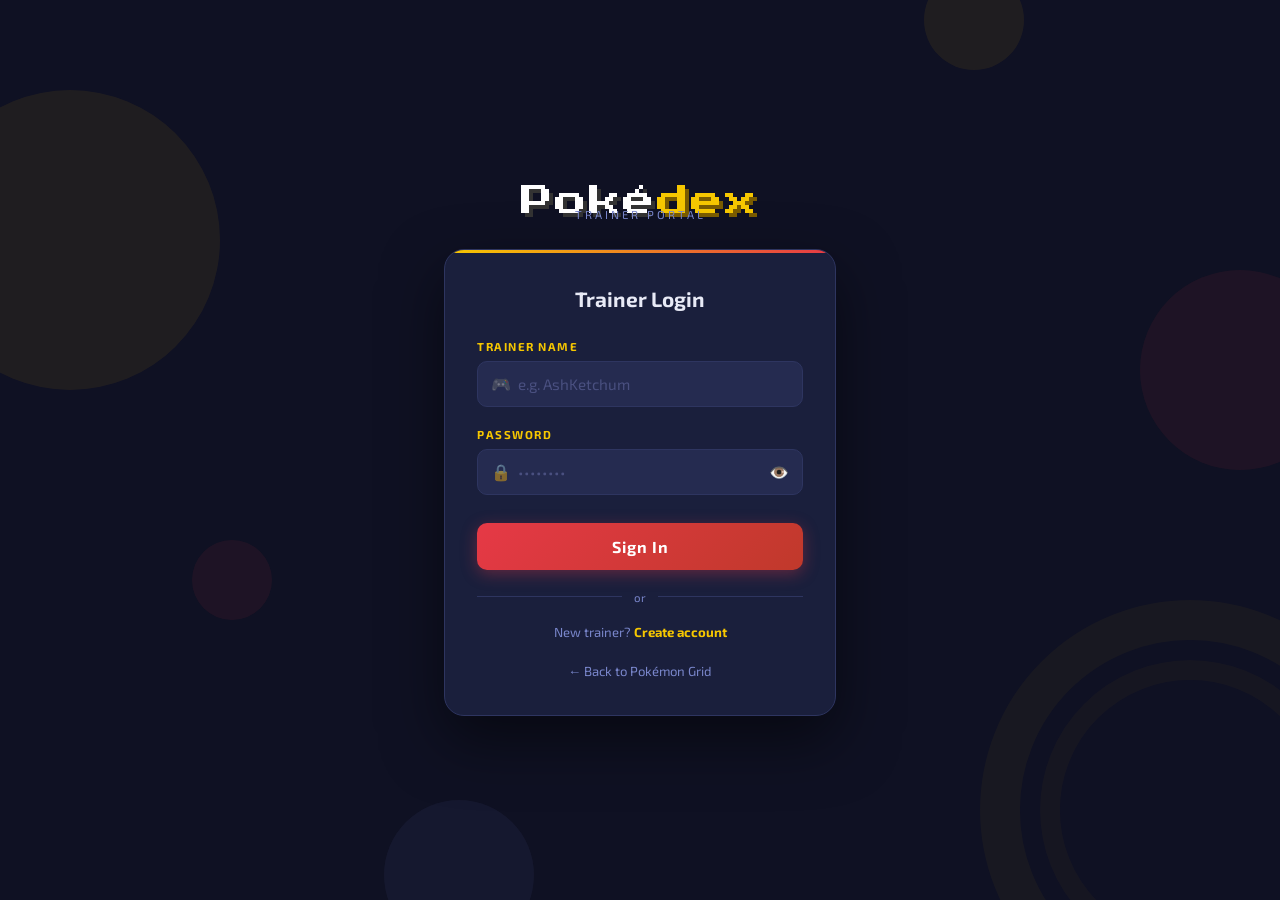
<file: PokedexAPI_New/PokedexAPI_New/wwwroot/login.html>
<!DOCTYPE html>
<html lang="en">
<head>
  <meta charset="UTF-8"/>
  <meta name="viewport" content="width=device-width, initial-scale=1.0"/>
  <title>Pokédex - Trainer Login</title>
  <link href="https://fonts.googleapis.com/css2?family=Press+Start+2P&family=Exo+2:wght@400;600;700&display=swap" rel="stylesheet"/>
  <style>
    *, *::before, *::after { box-sizing: border-box; margin: 0; padding: 0; }

    :root {
      --bg: #0f1123;
      --card-bg: #1a1f3c;
      --border: #2e3560;
      --yellow: #f6c700;
      --red: #e63946;
      --text: #e8eaf6;
      --muted: #7986cb;
      --green: #27ae60;
    }

    body {
      background: var(--bg);
      font-family: 'Exo 2', sans-serif;
      color: var(--text);
      min-height: 100vh;
      display: flex;
      align-items: center;
      justify-content: center;
      overflow: hidden;
      position: relative;
    }

    /* ── ANIMATED BACKGROUND PARTICLES ── */
    .bg-balls {
      position: fixed; inset: 0; pointer-events: none; z-index: 0;
    }
    .ball {
      position: absolute;
      border-radius: 50%;
      opacity: 0.07;
      animation: floatBall linear infinite;
    }
    .ball:nth-child(1)  { width:300px;height:300px;background:var(--yellow);left:-80px;top:10%;animation-duration:18s; }
    .ball:nth-child(2)  { width:200px;height:200px;background:var(--red);right:-60px;top:30%;animation-duration:14s;animation-delay:-4s; }
    .ball:nth-child(3)  { width:150px;height:150px;background:#7986cb;left:30%;bottom:-50px;animation-duration:20s;animation-delay:-8s; }
    .ball:nth-child(4)  { width:100px;height:100px;background:var(--yellow);right:20%;top:-30px;animation-duration:12s;animation-delay:-2s; }
    .ball:nth-child(5)  { width:80px;height:80px;background:var(--red);left:15%;top:60%;animation-duration:16s;animation-delay:-6s; }

    @keyframes floatBall {
      0%   { transform: translateY(0) scale(1); }
      50%  { transform: translateY(-40px) scale(1.05); }
      100% { transform: translateY(0) scale(1); }
    }

    /* ── POKEBALL DECO ── */
    .pokeball-deco {
      position: fixed;
      width: 420px; height: 420px;
      border-radius: 50%;
      border: 40px solid rgba(246,199,0,0.04);
      right: -120px; bottom: -120px;
      pointer-events: none; z-index: 0;
      animation: spinSlow 30s linear infinite;
    }
    .pokeball-deco::after {
      content: '';
      position: absolute; inset: 20px;
      border-radius: 50%;
      border: 20px solid rgba(246,199,0,0.03);
    }
    @keyframes spinSlow { to { transform: rotate(360deg); } }

    /* ── WRAPPER ── */
    .wrapper {
      position: relative; z-index: 1;
      display: flex; flex-direction: column;
      align-items: center; gap: 28px;
      width: 100%; max-width: 440px;
      padding: 24px;
      animation: fadeUp 0.5s ease both;
    }
    @keyframes fadeUp {
      from { opacity: 0; transform: translateY(24px); }
      to   { opacity: 1; transform: translateY(0); }
    }

    /* ── LOGO ── */
    .logo {
      font-family: 'Press Start 2P', monospace;
      font-size: 2rem;
      letter-spacing: 2px;
      text-align: center;
    }
    .logo .poke { color: #fff; text-shadow: 4px 4px 0 #333; }
    .logo .dex  { color: var(--yellow); text-shadow: 4px 4px 0 #7a5c00; }

    .logo-sub {
      font-size: 0.72rem;
      color: var(--muted);
      text-align: center;
      letter-spacing: 3px;
      text-transform: uppercase;
      margin-top: -10px;
    }

    /* ── CARD ── */
    .card {
      background: var(--card-bg);
      border: 1.5px solid var(--border);
      border-radius: 20px;
      padding: 36px 32px;
      width: 100%;
      box-shadow: 0 24px 60px rgba(0,0,0,0.5);
      position: relative;
      overflow: hidden;
    }

    /* top accent line */
    .card::before {
      content: '';
      position: absolute; top: 0; left: 0; right: 0;
      height: 3px;
      background: linear-gradient(90deg, var(--yellow), var(--red), var(--yellow));
      background-size: 200% 100%;
      animation: shimmer 3s linear infinite;
    }
    @keyframes shimmer {
      0%   { background-position: 200% 0; }
      100% { background-position: -200% 0; }
    }

    .card-title {
      font-size: 1.3rem;
      font-weight: 700;
      text-align: center;
      margin-bottom: 28px;
      color: var(--text);
    }

    /* ── FORM ── */
    .input-group {
      margin-bottom: 20px;
    }
    .input-group label {
      display: block;
      font-size: 0.72rem;
      font-weight: 700;
      color: var(--yellow);
      text-transform: uppercase;
      letter-spacing: 1.5px;
      margin-bottom: 8px;
    }

    .input-wrap {
      position: relative;
    }
    .input-wrap .icon {
      position: absolute; left: 14px; top: 50%;
      transform: translateY(-50%);
      font-size: 1rem; pointer-events: none;
      opacity: 0.5;
    }
    .input-wrap input {
      width: 100%;
      background: #252b50;
      border: 1.5px solid var(--border);
      border-radius: 10px;
      padding: 13px 14px 13px 40px;
      color: var(--text);
      font-family: 'Exo 2', sans-serif;
      font-size: 0.95rem;
      outline: none;
      transition: border-color 0.2s, box-shadow 0.2s;
    }
    .input-wrap input:focus {
      border-color: var(--yellow);
      box-shadow: 0 0 0 3px rgba(246,199,0,0.1);
    }
    .input-wrap input::placeholder { color: #4a5080; }

    /* password toggle */
    .toggle-pw {
      position: absolute; right: 14px; top: 50%;
      transform: translateY(-50%);
      background: none; border: none;
      color: var(--muted); cursor: pointer;
      font-size: 1rem; transition: color 0.2s;
    }
    .toggle-pw:hover { color: var(--yellow); }

    /* ── SIGN IN BTN ── */
    .btn-login {
      width: 100%;
      background: linear-gradient(135deg, var(--red), #c0392b);
      color: #fff;
      border: none;
      border-radius: 10px;
      padding: 14px;
      font-family: 'Exo 2', sans-serif;
      font-weight: 700;
      font-size: 1rem;
      letter-spacing: 1px;
      cursor: pointer;
      margin-top: 8px;
      transition: transform 0.15s, box-shadow 0.2s, filter 0.2s;
      box-shadow: 0 4px 16px rgba(230,57,70,0.35);
      position: relative;
      overflow: hidden;
    }
    .btn-login::after {
      content: '';
      position: absolute; inset: 0;
      background: rgba(255,255,255,0);
      transition: background 0.2s;
    }
    .btn-login:hover {
      transform: translateY(-2px);
      box-shadow: 0 8px 24px rgba(230,57,70,0.45);
      filter: brightness(1.1);
    }
    .btn-login:active { transform: translateY(0); }
    .btn-login.loading { pointer-events: none; opacity: 0.7; }

    /* spinner inside button */
    .btn-login .spinner {
      display: none;
      width: 16px; height: 16px;
      border: 2px solid rgba(255,255,255,0.3);
      border-top-color: #fff;
      border-radius: 50%;
      animation: spin 0.6s linear infinite;
      margin: 0 auto;
    }
    .btn-login.loading .btn-text { display: none; }
    .btn-login.loading .spinner  { display: block; }
    @keyframes spin { to { transform: rotate(360deg); } }

    /* ── FOOTER ── */
    .card-footer {
      text-align: center;
      margin-top: 20px;
    }
    .card-footer a {
      color: var(--muted);
      font-size: 0.82rem;
      text-decoration: none;
      transition: color 0.2s;
    }
    .card-footer a:hover { color: var(--yellow); }

    /* ── DIVIDER ── */
    .divider {
      display: flex; align-items: center; gap: 12px;
      margin: 20px 0;
    }
    .divider span { flex: 1; height: 1px; background: var(--border); }
    .divider p { font-size: 0.72rem; color: var(--muted); white-space: nowrap; }

    /* ── REGISTER LINK ── */
    .reg-prompt {
      text-align: center;
      font-size: 0.82rem;
      color: var(--muted);
    }
    .reg-prompt a {
      color: var(--yellow);
      font-weight: 700;
      text-decoration: none;
      transition: opacity 0.2s;
    }
    .reg-prompt a:hover { opacity: 0.8; }

    /* ── TOAST ── */
    .toast {
      position: fixed; bottom: 32px; left: 50%;
      transform: translateX(-50%) translateY(80px);
      background: #1a1f3c;
      border: 1.5px solid var(--border);
      border-radius: 10px; padding: 13px 24px;
      font-family: 'Exo 2', sans-serif;
      font-size: 0.9rem; font-weight: 600;
      color: var(--text); z-index: 999;
      display: flex; align-items: center; gap: 10px;
      box-shadow: 0 8px 32px rgba(0,0,0,0.5);
      transition: transform 0.35s cubic-bezier(0.34,1.56,0.64,1), opacity 0.35s;
      opacity: 0; pointer-events: none;
    }
    .toast.show { transform: translateX(-50%) translateY(0); opacity: 1; }
    .toast.success { border-color: var(--green); }
    .toast.error   { border-color: var(--red); }
    .toast.info    { border-color: var(--yellow); }
    .toast-icon { font-size: 1.1rem; }

    /* ── INLINE ERROR ── */
    .field-error {
      font-size: 0.75rem;
      color: var(--red);
      margin-top: 5px;
      display: none;
    }
    .field-error.show { display: block; }
    .input-wrap input.invalid { border-color: var(--red); }
  </style>
</head>
<body>

<!-- BACKGROUND -->
<div class="bg-balls">
  <div class="ball"></div><div class="ball"></div><div class="ball"></div>
  <div class="ball"></div><div class="ball"></div>
</div>
<div class="pokeball-deco"></div>

<!-- MAIN WRAPPER -->
<div class="wrapper">

  <!-- LOGO -->
  <div>
    <div class="logo">
      <span class="poke">Poké</span><span class="dex">dex</span>
    </div>
    <div class="logo-sub">Trainer Portal</div>
  </div>

  <!-- CARD -->
  <div class="card">
    <h2 class="card-title">Trainer Login</h2>

    <div class="input-group">
      <label for="username">Trainer Name</label>
      <div class="input-wrap">
        <span class="icon">🎮</span>
        <input type="text" id="username" placeholder="e.g. AshKetchum" autocomplete="username"/>
      </div>
      <div class="field-error" id="usernameErr">Please enter your trainer name.</div>
    </div>

    <div class="input-group">
      <label for="password">Password</label>
      <div class="input-wrap">
        <span class="icon">🔒</span>
        <input type="password" id="password" placeholder="••••••••" autocomplete="current-password"/>
        <button class="toggle-pw" type="button" id="togglePw" title="Show/hide password">👁️</button>
      </div>
      <div class="field-error" id="passwordErr">Please enter your password.</div>
    </div>

    <button class="btn-login" id="loginBtn" type="button">
      <span class="btn-text">Sign In</span>
      <div class="spinner"></div>
    </button>

    <div class="divider"><span></span><p>or</p><span></span></div>
    <div class="reg-prompt">New trainer? <a href="register.html">Create account</a></div>

    <div class="card-footer">
      <a href="index.html">← Back to Pokémon Grid</a>
    </div>
  </div>

</div>

<!-- TOAST -->
<div class="toast" id="toast">
  <span class="toast-icon" id="toastIcon"></span>
  <span id="toastMsg"></span>
</div>

<script>
  // ── TOAST ──
  let toastTimer;
  function showToast(msg, type = 'info') {
    const toast = document.getElementById('toast');
    const icons = { success: '✅', error: '❌', info: 'ℹ️' };
    document.getElementById('toastMsg').textContent = msg;
    document.getElementById('toastIcon').textContent = icons[type] || 'ℹ️';
    toast.className = `toast ${type}`;
    clearTimeout(toastTimer);
    void toast.offsetWidth;
    toast.classList.add('show');
    toastTimer = setTimeout(() => toast.classList.remove('show'), 3000);
  }

  // ── PASSWORD TOGGLE ──
  document.getElementById('togglePw').addEventListener('click', () => {
    const pw = document.getElementById('password');
    const btn = document.getElementById('togglePw');
    if (pw.type === 'password') {
      pw.type = 'text';
      btn.textContent = '🙈';
    } else {
      pw.type = 'password';
      btn.textContent = '👁️';
    }
  });

  // ── VALIDATION ──
  function validate() {
    const username = document.getElementById('username');
    const password = document.getElementById('password');
    const uErr = document.getElementById('usernameErr');
    const pErr = document.getElementById('passwordErr');
    let valid = true;

    if (!username.value.trim()) {
      username.classList.add('invalid');
      uErr.classList.add('show');
      valid = false;
    } else {
      username.classList.remove('invalid');
      uErr.classList.remove('show');
    }

    if (!password.value.trim()) {
      password.classList.add('invalid');
      pErr.classList.add('show');
      valid = false;
    } else {
      password.classList.remove('invalid');
      pErr.classList.remove('show');
    }

    return valid;
  }

  // Clear errors on input
  ['username','password'].forEach(id => {
    document.getElementById(id).addEventListener('input', () => {
      document.getElementById(id).classList.remove('invalid');
      document.getElementById(id + 'Err')?.classList.remove('show');
    });
  });

  // ── LOGIN ──
  document.getElementById('loginBtn').addEventListener('click', async () => {
    if (!validate()) return;

    const btn = document.getElementById('loginBtn');
    btn.classList.add('loading');

    const username = document.getElementById('username').value.trim();
    const password = document.getElementById('password').value.trim();

    try {
      const res = await fetch('/api/auth/login', {
        method: 'POST',
        headers: { 'Content-Type': 'application/json' },
        body: JSON.stringify({ username, password })
      });

      if (res.ok) {
        showToast('Welcome back, ' + username + '! 🎉', 'success');
        setTimeout(() => { window.location.href = 'index.html'; }, 1200);
      } else {
        const msg = await res.text();
        showToast(msg || 'Invalid trainer name or password.', 'error');
        btn.classList.remove('loading');
      }
    } catch {
      // If no auth backend yet, just redirect
      showToast('Welcome, ' + username + '!', 'success');
      setTimeout(() => { window.location.href = 'index.html'; }, 1200);
    }
  });

  // Enter key submits
  document.addEventListener('keydown', e => {
    if (e.key === 'Enter') document.getElementById('loginBtn').click();
  });
</script>
</body>
</html>
</file>
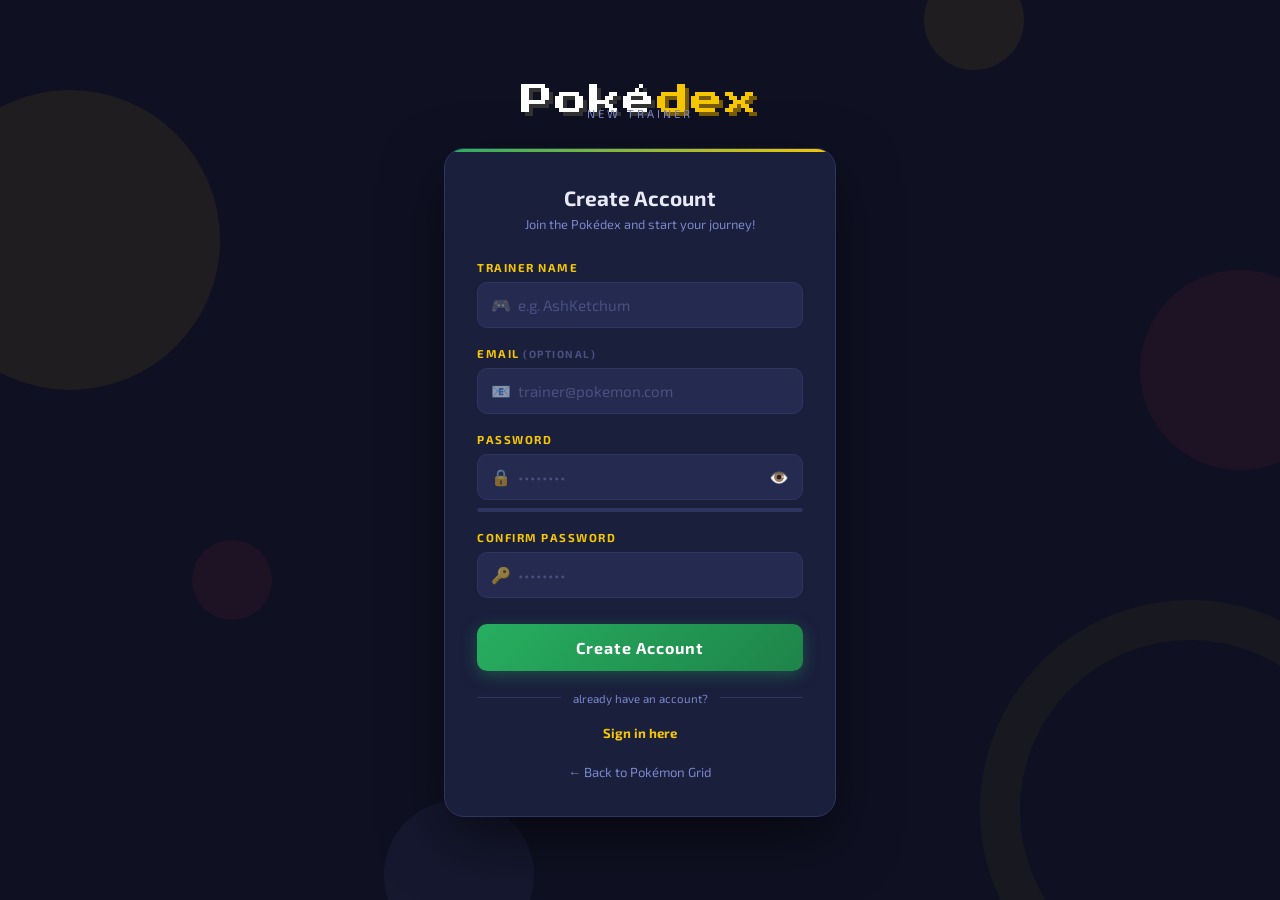
<file: PokedexAPI_New/PokedexAPI_New/wwwroot/Register.html>
<!DOCTYPE html>
<html lang="en">
<head>
  <meta charset="UTF-8"/>
  <meta name="viewport" content="width=device-width, initial-scale=1.0"/>
  <title>Pokédex - Create Account</title>
  <link href="https://fonts.googleapis.com/css2?family=Press+Start+2P&family=Exo+2:wght@400;600;700&display=swap" rel="stylesheet"/>
  <style>
    *, *::before, *::after { box-sizing: border-box; margin: 0; padding: 0; }

    :root {
      --bg: #0f1123;
      --card-bg: #1a1f3c;
      --border: #2e3560;
      --yellow: #f6c700;
      --red: #e63946;
      --text: #e8eaf6;
      --muted: #7986cb;
      --green: #27ae60;
    }

    body {
      background: var(--bg);
      font-family: 'Exo 2', sans-serif;
      color: var(--text);
      min-height: 100vh;
      display: flex;
      align-items: center;
      justify-content: center;
      overflow: hidden;
      position: relative;
    }

    .bg-balls {
      position: fixed; inset: 0; pointer-events: none; z-index: 0;
    }
    .ball {
      position: absolute; border-radius: 50%; opacity: 0.07;
      animation: floatBall linear infinite;
    }
    .ball:nth-child(1) { width:300px;height:300px;background:var(--yellow);left:-80px;top:10%;animation-duration:18s; }
    .ball:nth-child(2) { width:200px;height:200px;background:var(--red);right:-60px;top:30%;animation-duration:14s;animation-delay:-4s; }
    .ball:nth-child(3) { width:150px;height:150px;background:#7986cb;left:30%;bottom:-50px;animation-duration:20s;animation-delay:-8s; }
    .ball:nth-child(4) { width:100px;height:100px;background:var(--yellow);right:20%;top:-30px;animation-duration:12s;animation-delay:-2s; }
    .ball:nth-child(5) { width:80px;height:80px;background:var(--red);left:15%;top:60%;animation-duration:16s;animation-delay:-6s; }
    @keyframes floatBall {
      0%   { transform: translateY(0) scale(1); }
      50%  { transform: translateY(-40px) scale(1.05); }
      100% { transform: translateY(0) scale(1); }
    }

    .pokeball-deco {
      position: fixed; width: 420px; height: 420px; border-radius: 50%;
      border: 40px solid rgba(246,199,0,0.04);
      right: -120px; bottom: -120px;
      pointer-events: none; z-index: 0;
      animation: spinSlow 30s linear infinite;
    }
    @keyframes spinSlow { to { transform: rotate(360deg); } }

    .wrapper {
      position: relative; z-index: 1;
      display: flex; flex-direction: column;
      align-items: center; gap: 28px;
      width: 100%; max-width: 440px;
      padding: 24px;
      animation: fadeUp 0.5s ease both;
    }
    @keyframes fadeUp {
      from { opacity: 0; transform: translateY(24px); }
      to   { opacity: 1; transform: translateY(0); }
    }

    .logo { font-family: 'Press Start 2P', monospace; font-size: 2rem; letter-spacing: 2px; text-align: center; }
    .logo .poke { color: #fff; text-shadow: 4px 4px 0 #333; }
    .logo .dex  { color: var(--yellow); text-shadow: 4px 4px 0 #7a5c00; }
    .logo-sub { font-size: 0.72rem; color: var(--muted); text-align: center; letter-spacing: 3px; text-transform: uppercase; margin-top: -10px; }

    .card {
      background: var(--card-bg);
      border: 1.5px solid var(--border);
      border-radius: 20px;
      padding: 36px 32px;
      width: 100%;
      box-shadow: 0 24px 60px rgba(0,0,0,0.5);
      position: relative; overflow: hidden;
    }
    .card::before {
      content: ''; position: absolute; top: 0; left: 0; right: 0; height: 3px;
      background: linear-gradient(90deg, var(--green), var(--yellow), var(--green));
      background-size: 200% 100%;
      animation: shimmer 3s linear infinite;
    }
    @keyframes shimmer { 0% { background-position: 200% 0; } 100% { background-position: -200% 0; } }

    .card-title { font-size: 1.3rem; font-weight: 700; text-align: center; margin-bottom: 6px; color: var(--text); }
    .card-subtitle { font-size: 0.8rem; color: var(--muted); text-align: center; margin-bottom: 28px; }

    .input-group { margin-bottom: 18px; }
    .input-group label { display: block; font-size: 0.72rem; font-weight: 700; color: var(--yellow); text-transform: uppercase; letter-spacing: 1.5px; margin-bottom: 8px; }

    .input-wrap { position: relative; }
    .input-wrap .icon { position: absolute; left: 14px; top: 50%; transform: translateY(-50%); font-size: 1rem; pointer-events: none; opacity: 0.5; }
    .input-wrap input {
      width: 100%; background: #252b50;
      border: 1.5px solid var(--border); border-radius: 10px;
      padding: 13px 14px 13px 40px;
      color: var(--text); font-family: 'Exo 2', sans-serif;
      font-size: 0.95rem; outline: none;
      transition: border-color 0.2s, box-shadow 0.2s;
    }
    .input-wrap input:focus { border-color: var(--yellow); box-shadow: 0 0 0 3px rgba(246,199,0,0.1); }
    .input-wrap input::placeholder { color: #4a5080; }
    .input-wrap input.invalid { border-color: var(--red); }
    .input-wrap input.valid   { border-color: var(--green); }

    .toggle-pw { position: absolute; right: 14px; top: 50%; transform: translateY(-50%); background: none; border: none; color: var(--muted); cursor: pointer; font-size: 1rem; transition: color 0.2s; }
    .toggle-pw:hover { color: var(--yellow); }

    .field-error { font-size: 0.75rem; color: var(--red); margin-top: 5px; display: none; }
    .field-error.show { display: block; }

    /* password strength bar */
    .strength-wrap { margin-top: 8px; }
    .strength-bar-bg { height: 4px; background: var(--border); border-radius: 2px; overflow: hidden; }
    .strength-bar { height: 100%; border-radius: 2px; width: 0%; transition: width 0.3s, background 0.3s; }
    .strength-label { font-size: 0.7rem; color: var(--muted); margin-top: 4px; }

    .btn-register {
      width: 100%;
      background: linear-gradient(135deg, var(--green), #1e8449);
      color: #fff; border: none; border-radius: 10px;
      padding: 14px; font-family: 'Exo 2', sans-serif;
      font-weight: 700; font-size: 1rem; letter-spacing: 1px;
      cursor: pointer; margin-top: 8px;
      transition: transform 0.15s, box-shadow 0.2s, filter 0.2s;
      box-shadow: 0 4px 16px rgba(39,174,96,0.35);
      position: relative; overflow: hidden;
    }
    .btn-register:hover { transform: translateY(-2px); box-shadow: 0 8px 24px rgba(39,174,96,0.45); filter: brightness(1.1); }
    .btn-register:active { transform: translateY(0); }
    .btn-register.loading { pointer-events: none; opacity: 0.7; }
    .btn-register .spinner { display: none; width: 16px; height: 16px; border: 2px solid rgba(255,255,255,0.3); border-top-color: #fff; border-radius: 50%; animation: spin 0.6s linear infinite; margin: 0 auto; }
    .btn-register.loading .btn-text { display: none; }
    .btn-register.loading .spinner  { display: block; }
    @keyframes spin { to { transform: rotate(360deg); } }

    .divider { display: flex; align-items: center; gap: 12px; margin: 20px 0; }
    .divider span { flex: 1; height: 1px; background: var(--border); }
    .divider p { font-size: 0.72rem; color: var(--muted); white-space: nowrap; }

    .login-prompt { text-align: center; font-size: 0.82rem; color: var(--muted); }
    .login-prompt a { color: var(--yellow); font-weight: 700; text-decoration: none; transition: opacity 0.2s; }
    .login-prompt a:hover { opacity: 0.8; }

    .card-footer { text-align: center; margin-top: 20px; }
    .card-footer a { color: var(--muted); font-size: 0.82rem; text-decoration: none; transition: color 0.2s; }
    .card-footer a:hover { color: var(--yellow); }

    /* TOAST */
    .toast {
      position: fixed; bottom: 32px; left: 50%;
      transform: translateX(-50%) translateY(80px);
      background: #1a1f3c; border: 1.5px solid var(--border);
      border-radius: 10px; padding: 13px 24px;
      font-family: 'Exo 2', sans-serif; font-size: 0.9rem;
      font-weight: 600; color: var(--text); z-index: 999;
      display: flex; align-items: center; gap: 10px;
      box-shadow: 0 8px 32px rgba(0,0,0,0.5);
      transition: transform 0.35s cubic-bezier(0.34,1.56,0.64,1), opacity 0.35s;
      opacity: 0; pointer-events: none;
    }
    .toast.show { transform: translateX(-50%) translateY(0); opacity: 1; }
    .toast.success { border-color: var(--green); }
    .toast.error   { border-color: var(--red); }
    .toast.info    { border-color: var(--yellow); }
    .toast-icon { font-size: 1.1rem; }
  </style>
</head>
<body>

<div class="bg-balls">
  <div class="ball"></div><div class="ball"></div><div class="ball"></div>
  <div class="ball"></div><div class="ball"></div>
</div>
<div class="pokeball-deco"></div>

<div class="wrapper">

  <div>
    <div class="logo"><span class="poke">Poké</span><span class="dex">dex</span></div>
    <div class="logo-sub">New Trainer</div>
  </div>

  <div class="card">
    <h2 class="card-title">Create Account</h2>
    <p class="card-subtitle">Join the Pokédex and start your journey!</p>

    <div class="input-group">
      <label for="username">Trainer Name</label>
      <div class="input-wrap">
        <span class="icon">🎮</span>
        <input type="text" id="username" placeholder="e.g. AshKetchum" autocomplete="username"/>
      </div>
      <div class="field-error" id="usernameErr">Trainer name is required.</div>
    </div>

    <div class="input-group">
      <label for="email">Email <span style="color:#4a5080;font-size:0.65rem;">(optional)</span></label>
      <div class="input-wrap">
        <span class="icon">📧</span>
        <input type="email" id="email" placeholder="trainer@pokemon.com" autocomplete="email"/>
      </div>
      <div class="field-error" id="emailErr">Please enter a valid email.</div>
    </div>

    <div class="input-group">
      <label for="password">Password</label>
      <div class="input-wrap">
        <span class="icon">🔒</span>
        <input type="password" id="password" placeholder="••••••••" autocomplete="new-password"/>
        <button class="toggle-pw" type="button" id="togglePw">👁️</button>
      </div>
      <div class="strength-wrap">
        <div class="strength-bar-bg"><div class="strength-bar" id="strengthBar"></div></div>
        <div class="strength-label" id="strengthLabel"></div>
      </div>
      <div class="field-error" id="passwordErr">Password must be at least 6 characters.</div>
    </div>

    <div class="input-group">
      <label for="confirmPassword">Confirm Password</label>
      <div class="input-wrap">
        <span class="icon">🔑</span>
        <input type="password" id="confirmPassword" placeholder="••••••••" autocomplete="new-password"/>
      </div>
      <div class="field-error" id="confirmErr">Passwords do not match.</div>
    </div>

    <button class="btn-register" id="registerBtn" type="button">
      <span class="btn-text">Create Account</span>
      <div class="spinner"></div>
    </button>

    <div class="divider"><span></span><p>already have an account?</p><span></span></div>
    <div class="login-prompt"><a href="login.html">Sign in here</a></div>

    <div class="card-footer">
      <a href="index.html">← Back to Pokémon Grid</a>
    </div>
  </div>

</div>

<!-- TOAST -->
<div class="toast" id="toast">
  <span class="toast-icon" id="toastIcon"></span>
  <span id="toastMsg"></span>
</div>

<script>
  // ── TOAST ──
  let toastTimer;
  function showToast(msg, type = 'info') {
    const toast = document.getElementById('toast');
    const icons = { success: '✅', error: '❌', info: 'ℹ️' };
    document.getElementById('toastMsg').textContent = msg;
    document.getElementById('toastIcon').textContent = icons[type] || 'ℹ️';
    toast.className = `toast ${type}`;
    clearTimeout(toastTimer);
    void toast.offsetWidth;
    toast.classList.add('show');
    toastTimer = setTimeout(() => toast.classList.remove('show'), 3500);
  }

  // ── PASSWORD TOGGLE ──
  document.getElementById('togglePw').addEventListener('click', () => {
    const pw = document.getElementById('password');
    const btn = document.getElementById('togglePw');
    pw.type = pw.type === 'password' ? 'text' : 'password';
    btn.textContent = pw.type === 'password' ? '👁️' : '🙈';
  });

  // ── PASSWORD STRENGTH ──
  document.getElementById('password').addEventListener('input', () => {
    const val = document.getElementById('password').value;
    const bar = document.getElementById('strengthBar');
    const lbl = document.getElementById('strengthLabel');
    let strength = 0;
    if (val.length >= 6)  strength++;
    if (val.length >= 10) strength++;
    if (/[A-Z]/.test(val)) strength++;
    if (/[0-9]/.test(val)) strength++;
    if (/[^A-Za-z0-9]/.test(val)) strength++;

    const levels = [
      { pct: '0%',   color: 'transparent', label: '' },
      { pct: '25%',  color: '#e63946',     label: 'Weak' },
      { pct: '50%',  color: '#f39c12',     label: 'Fair' },
      { pct: '75%',  color: '#f6c700',     label: 'Good' },
      { pct: '90%',  color: '#27ae60',     label: 'Strong' },
      { pct: '100%', color: '#1abc9c',     label: 'Very Strong 💪' },
    ];
    const l = levels[Math.min(strength, 5)];
    bar.style.width = l.pct;
    bar.style.background = l.color;
    lbl.textContent = l.label;
    lbl.style.color = l.color;
  });

  // ── VALIDATION ──
  function validate() {
    const username = document.getElementById('username').value.trim();
    const email    = document.getElementById('email').value.trim();
    const password = document.getElementById('password').value;
    const confirm  = document.getElementById('confirmPassword').value;
    let valid = true;

    const setErr = (id, errId, condition) => {
      const el  = document.getElementById(id);
      const err = document.getElementById(errId);
      if (condition) { el.classList.add('invalid'); err.classList.add('show'); valid = false; }
      else           { el.classList.remove('invalid'); err.classList.remove('show'); }
    };

    setErr('username', 'usernameErr', !username);
    setErr('email',    'emailErr',    email && !/^[^\s@]+@[^\s@]+\.[^\s@]+$/.test(email));
    setErr('password', 'passwordErr', password.length > 0 && password.length < 6);
    setErr('confirmPassword', 'confirmErr', confirm && confirm !== password);

    if (!password) { document.getElementById('password').classList.add('invalid'); document.getElementById('passwordErr').classList.add('show'); valid = false; }

    return valid;
  }

  // Clear on input
  ['username','email','password','confirmPassword'].forEach(id => {
    document.getElementById(id).addEventListener('input', () => {
      document.getElementById(id).classList.remove('invalid');
      const errEl = document.getElementById(id + 'Err') || document.getElementById('confirmErr');
      if (errEl) errEl.classList.remove('show');
    });
  });

  // ── REGISTER ──
  document.getElementById('registerBtn').addEventListener('click', async () => {
    if (!validate()) return;

    const btn = document.getElementById('registerBtn');
    btn.classList.add('loading');

    const username = document.getElementById('username').value.trim();
    const email    = document.getElementById('email').value.trim();
    const password = document.getElementById('password').value;

    try {
      const res = await fetch('/api/auth/register', {
        method: 'POST',
        headers: { 'Content-Type': 'application/json' },
        body: JSON.stringify({ username, email, password })
      });

      if (res.ok) {
        showToast('Account created! Welcome, ' + username + '! 🎉', 'success');
        setTimeout(() => { window.location.href = 'login.html'; }, 1500);
      } else {
        const msg = await res.text();
        showToast(msg || 'Registration failed. Try a different name.', 'error');
        btn.classList.remove('loading');
      }
    } catch {
      // No auth backend yet — simulate success
      showToast('Account created! Welcome, ' + username + '! 🎉', 'success');
      setTimeout(() => { window.location.href = 'login.html'; }, 1500);
    }
  });

  document.addEventListener('keydown', e => {
    if (e.key === 'Enter') document.getElementById('registerBtn').click();
  });
</script>
</body>
</html>
</file>
